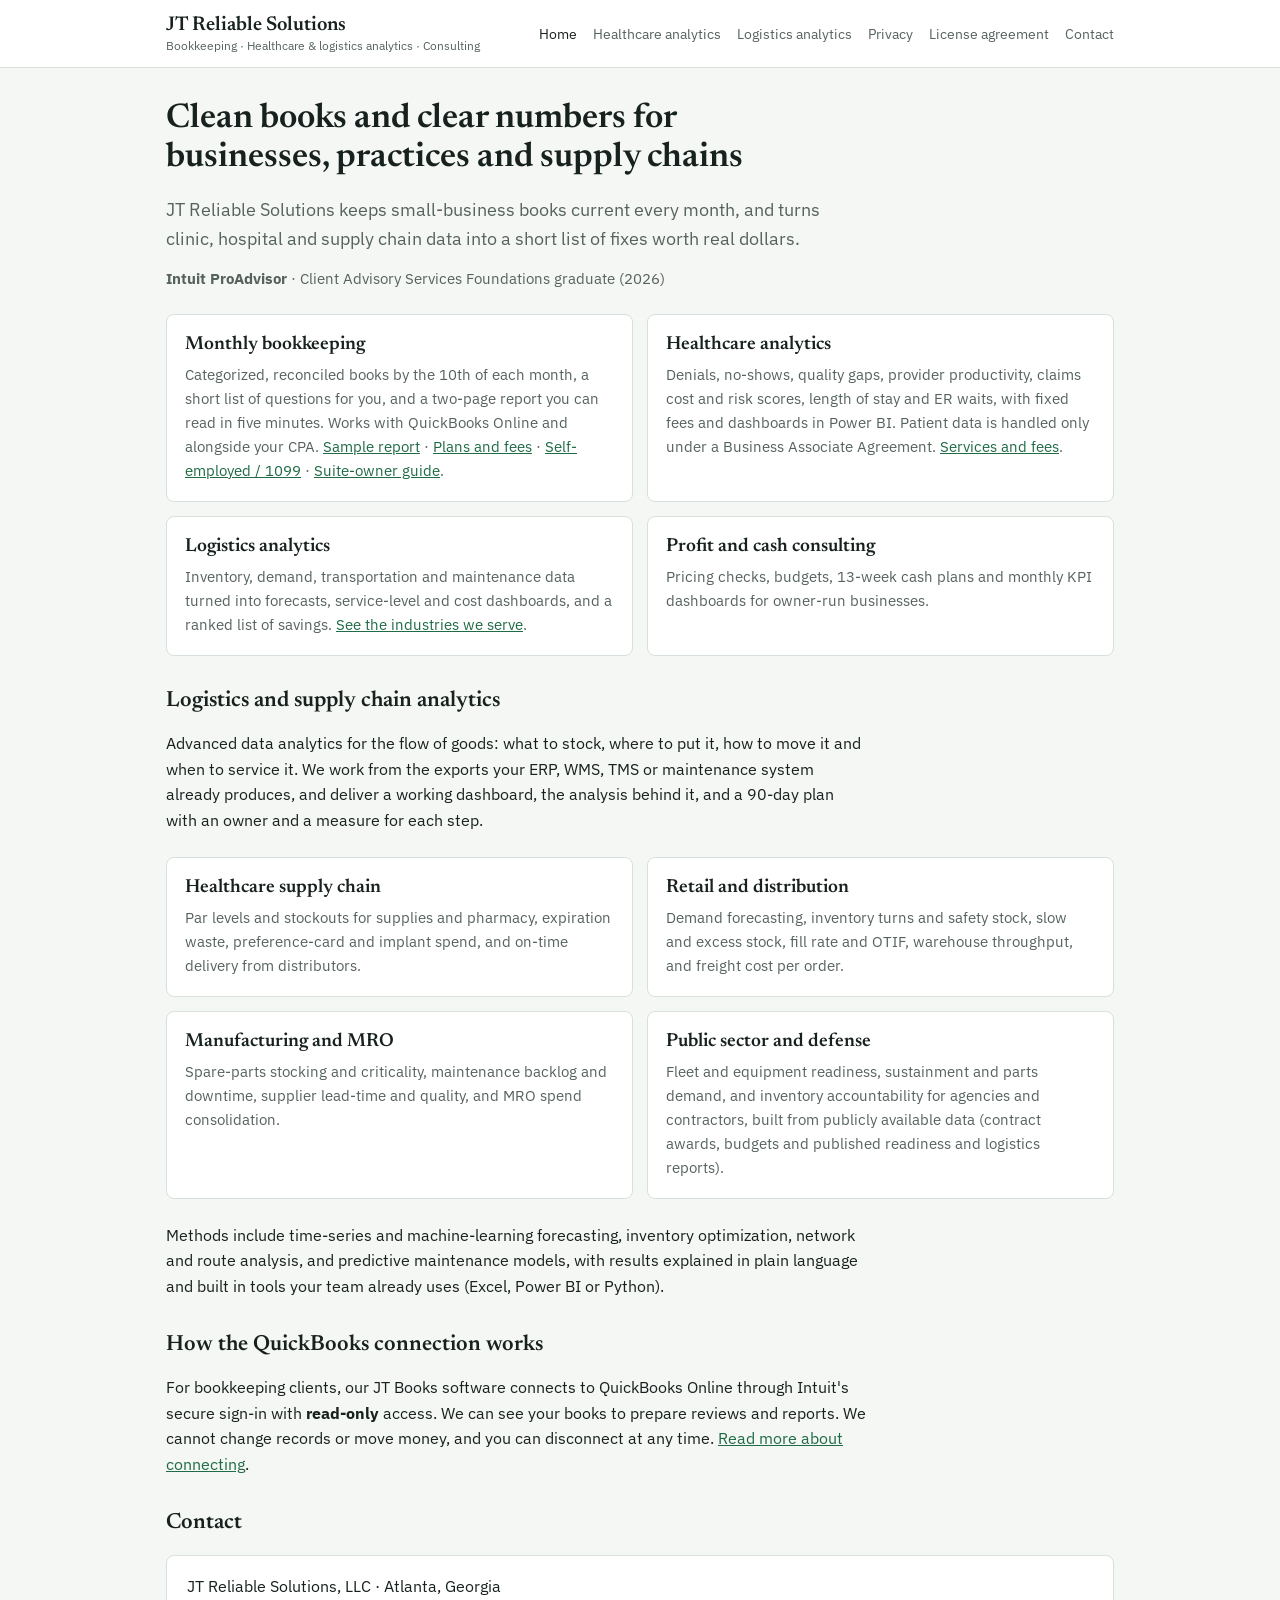
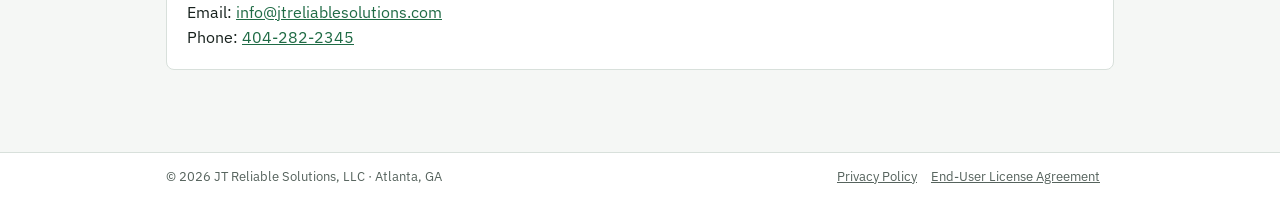
<file: index.html>
<!doctype html>
<html lang="en">
<head>
<meta charset="utf-8">
<meta name="viewport" content="width=device-width, initial-scale=1">
<title>JT Reliable Solutions | Bookkeeping, Healthcare and Logistics Analytics, Atlanta</title>
<meta name="description" content="Monthly bookkeeping for small businesses, healthcare analytics for clinics and hospitals, logistics and supply chain analytics, and profit and cash consulting. Atlanta, Georgia.">
<link rel="preconnect" href="https://fonts.googleapis.com">
<link rel="stylesheet" href="https://fonts.googleapis.com/css2?family=IBM+Plex+Sans:wght@400;600&family=Newsreader:opsz,wght@6..72,600&display=swap">
<link rel="stylesheet" href="style.css">
</head>
<body>
<header class="top"><div class="bar">
  <a class="brand" href="index.html">JT Reliable Solutions<small>Bookkeeping · Healthcare &amp; logistics analytics · Consulting</small></a>
  <nav><a href="index.html" aria-current="page">Home</a><a href="healthcare.html">Healthcare analytics</a><a href="#logistics">Logistics analytics</a><a href="privacy.html">Privacy</a><a href="eula.html">License agreement</a><a href="#contact">Contact</a></nav>
</div></header>

<main>
<h1>Clean books and clear numbers for businesses, practices and supply chains</h1>
<p class="lede">JT Reliable Solutions keeps small-business books current every month, and turns clinic, hospital and supply chain data into a short list of fixes worth real dollars.</p>
<p class="lede" style="font-size:0.95em;margin-top:-0.4em"><b>Intuit ProAdvisor</b> · Client Advisory Services Foundations graduate (2026)</p>

<div class="cards cards4">
  <div class="card"><h3>Monthly bookkeeping</h3><p>Categorized, reconciled books by the 10th of each month, a short list of questions for you, and a two-page report you can read in five minutes. Works with QuickBooks Online and alongside your CPA. <a href="samples/SAMPLE_Monthly_Bookkeeping_Report.pdf">Sample report</a> · <a href="samples/JT_Bookkeeping_Offer.pdf">Plans and fees</a> · <a href="samples/JT_Solo_Bookkeeping_Flyer.pdf">Self-employed / 1099</a> · <a href="samples/JT_Suite_Owner_Books_and_Taxes_Guide.pdf">Suite-owner guide</a>.</p></div>
  <div class="card"><h3>Healthcare analytics</h3><p>Denials, no-shows, quality gaps, provider productivity, claims cost and risk scores, length of stay and ER waits, with fixed fees and dashboards in Power BI. Patient data is handled only under a Business Associate Agreement. <a href="healthcare.html">Services and fees</a>.</p></div>
  <div class="card"><h3>Logistics analytics</h3><p>Inventory, demand, transportation and maintenance data turned into forecasts, service-level and cost dashboards, and a ranked list of savings. <a href="#logistics">See the industries we serve</a>.</p></div>
  <div class="card"><h3>Profit and cash consulting</h3><p>Pricing checks, budgets, 13-week cash plans and monthly KPI dashboards for owner-run businesses.</p></div>
</div>

<h2 id="logistics">Logistics and supply chain analytics</h2>
<p>Advanced data analytics for the flow of goods: what to stock, where to put it, how to move it and when to service it. We work from the exports your ERP, WMS, TMS or maintenance system already produces, and deliver a working dashboard, the analysis behind it, and a 90-day plan with an owner and a measure for each step.</p>
<div class="cards cards4">
  <div class="card"><h3>Healthcare supply chain</h3><p>Par levels and stockouts for supplies and pharmacy, expiration waste, preference-card and implant spend, and on-time delivery from distributors.</p></div>
  <div class="card"><h3>Retail and distribution</h3><p>Demand forecasting, inventory turns and safety stock, slow and excess stock, fill rate and OTIF, warehouse throughput, and freight cost per order.</p></div>
  <div class="card"><h3>Manufacturing and MRO</h3><p>Spare-parts stocking and criticality, maintenance backlog and downtime, supplier lead-time and quality, and MRO spend consolidation.</p></div>
  <div class="card"><h3>Public sector and defense</h3><p>Fleet and equipment readiness, sustainment and parts demand, and inventory accountability for agencies and contractors, built from publicly available data (contract awards, budgets and published readiness and logistics reports).</p></div>
</div>
<p>Methods include time-series and machine-learning forecasting, inventory optimization, network and route analysis, and predictive maintenance models, with results explained in plain language and built in tools your team already uses (Excel, Power BI or Python).</p>

<h2>How the QuickBooks connection works</h2>
<p>For bookkeeping clients, our JT Books software connects to QuickBooks Online through Intuit's secure sign-in with <b>read-only</b> access. We can see your books to prepare reviews and reports. We cannot change records or move money, and you can disconnect at any time. <a href="connect.html">Read more about connecting</a>.</p>

<h2 id="contact">Contact</h2>
<div class="box">
  <p style="margin:0">JT Reliable Solutions, LLC · Atlanta, Georgia<br>
  Email: <a href="mailto:info@jtreliablesolutions.com">info@jtreliablesolutions.com</a><br>
  Phone: <a href="tel:+14042822345">404-282-2345</a></p>
</div>
</main>

<footer><div class="bar"><span>© 2026 JT Reliable Solutions, LLC · Atlanta, GA</span><span><a href="privacy.html">Privacy Policy</a><a href="eula.html">End-User License Agreement</a></span></div></footer>
</body>
</html>
</file>
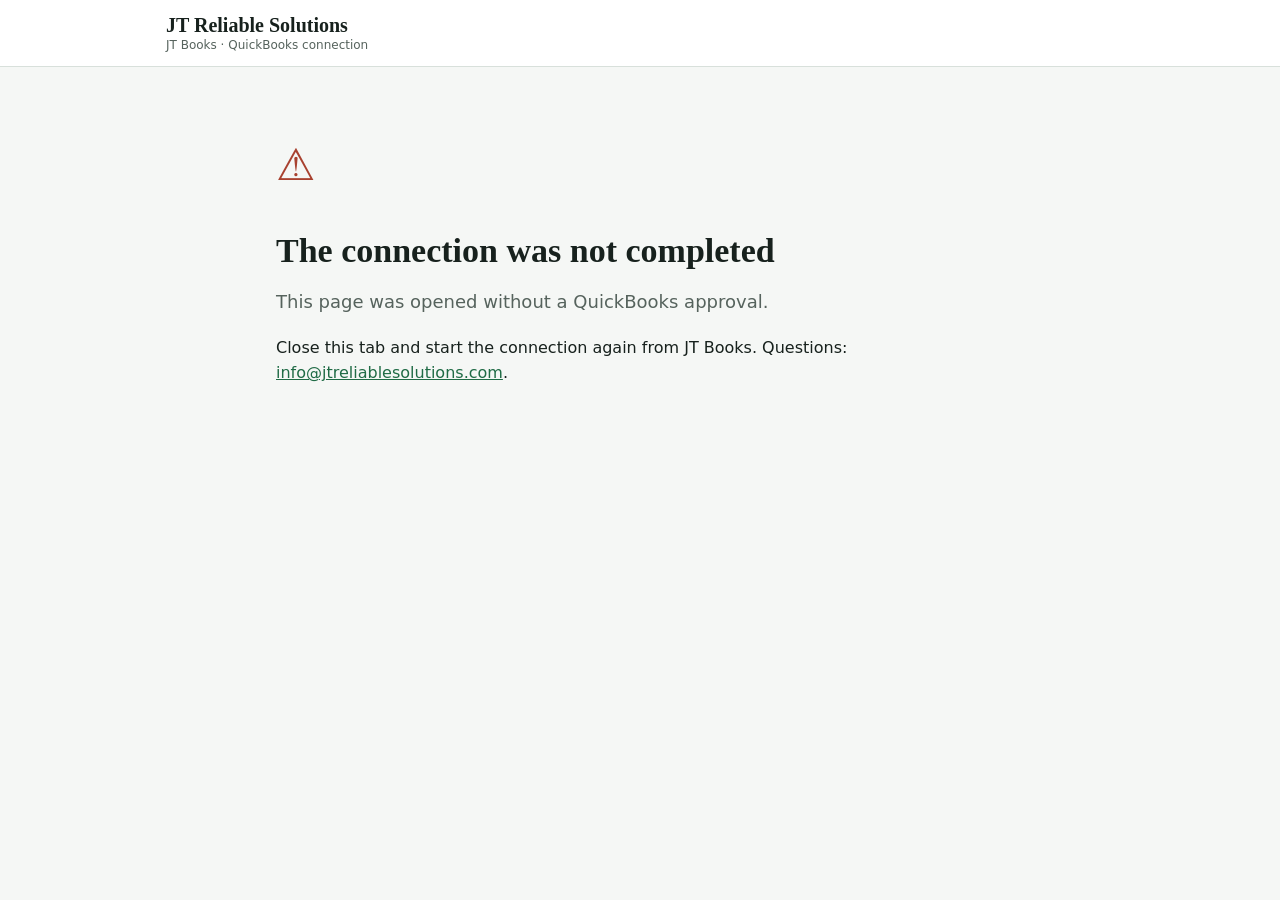
<file: callback.html>
<!doctype html>
<html lang="en">
<head>
<meta charset="utf-8">
<meta name="viewport" content="width=device-width, initial-scale=1">
<meta name="robots" content="noindex">
<meta name="referrer" content="no-referrer">
<title>Finish connecting | JT Books</title>
<link rel="stylesheet" href="style.css">
</head>
<body>
<header class="top"><div class="bar">
  <a class="brand" href="index.html">JT Reliable Solutions<small>JT Books · QuickBooks connection</small></a>
</div></header>

<main class="doc">
<div id="ok" hidden>
  <p class="status ok" aria-hidden="true">&#10004;</p>
  <h1>Almost done</h1>
  <p class="lede">QuickBooks approved the connection. One last step for the person running JT Books:</p>
  <ol>
    <li>Click <b>Copy</b>.</li>
    <li>Go back to the JT Books window and paste into the box it shows, then press OK.</li>
  </ol>
  <textarea id="u" readonly aria-label="Connection link to paste into JT Books"></textarea>
  <p><button class="btn" id="copy" type="button">Copy</button> <span id="copied" class="meta"></span></p>
  <p class="meta">This link works once and expires in a few minutes. It is useless without JT's private app keys, and this page does not send it anywhere.</p>
</div>
<div id="bad" hidden>
  <p class="status err" aria-hidden="true">&#9888;</p>
  <h1>The connection was not completed</h1>
  <p class="lede" id="why"></p>
  <p>Close this tab and start the connection again from JT Books. Questions: <a href="mailto:info@jtreliablesolutions.com">info@jtreliablesolutions.com</a>.</p>
</div>
</main>
<script>
(function(){
  var q = new URLSearchParams(location.search);
  if (q.get("code") && q.get("state")) {
    document.getElementById("ok").hidden = false;
    var t = document.getElementById("u"); t.value = location.href;
    document.getElementById("copy").onclick = function(){
      t.select();
      var done = function(){ document.getElementById("copied").textContent = "Copied. Now paste it into JT Books."; };
      if (navigator.clipboard) navigator.clipboard.writeText(t.value).then(done, function(){ document.execCommand("copy"); done(); });
      else { document.execCommand("copy"); done(); }
    };
  } else {
    document.getElementById("bad").hidden = false;
    var e = q.get("error");
    document.getElementById("why").textContent = e === "access_denied" ? "The connection was cancelled on the QuickBooks page." : (e ? "QuickBooks returned: " + e : "This page was opened without a QuickBooks approval.");
  }
})();
</script>
</body>
</html>
</file>
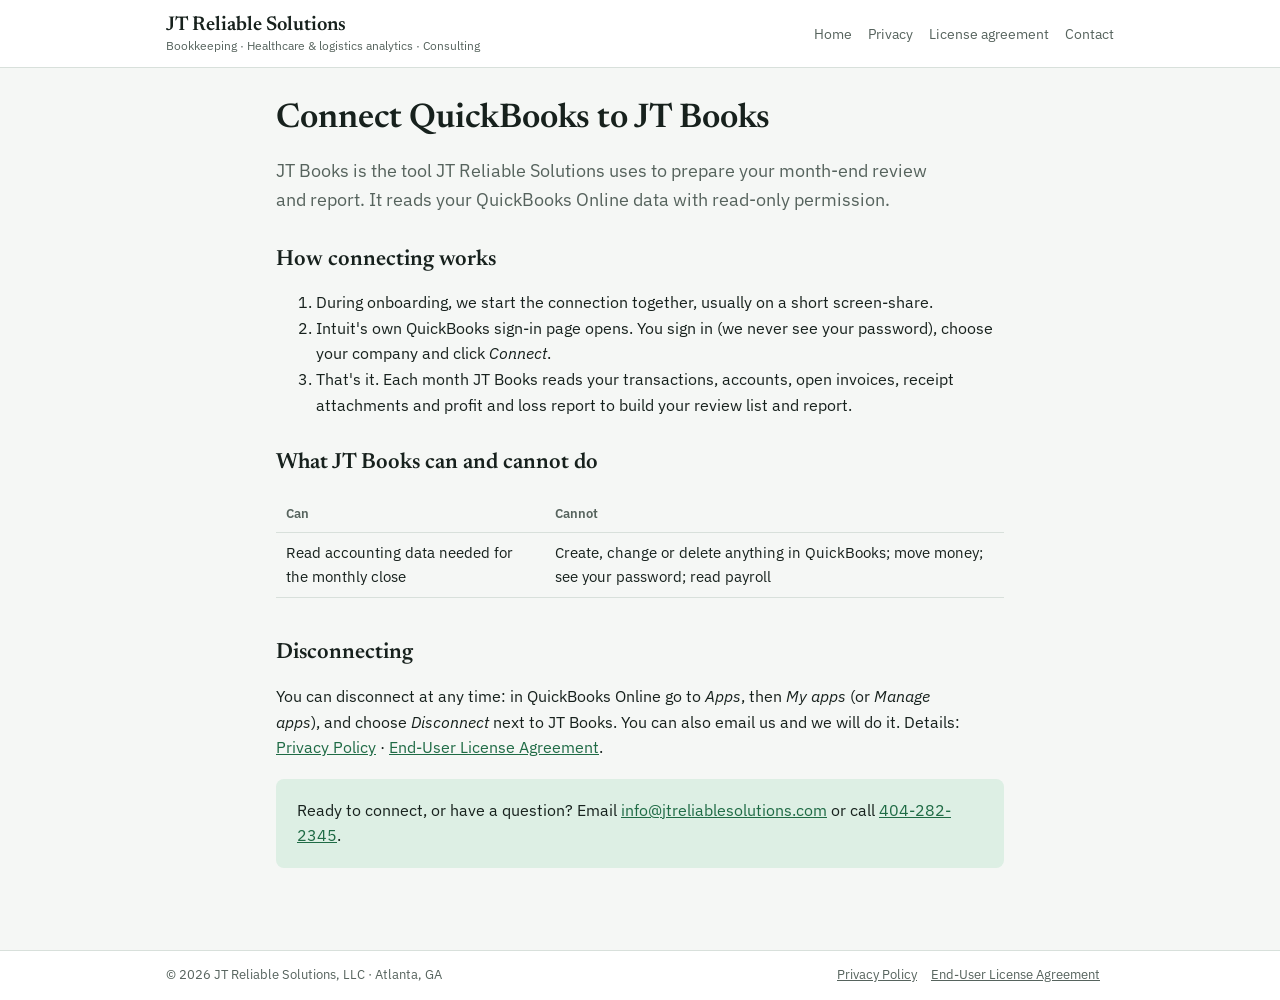
<file: connect.html>
<!doctype html>
<html lang="en">
<head>
<meta charset="utf-8">
<meta name="viewport" content="width=device-width, initial-scale=1">
<title>Connect QuickBooks | JT Books</title>
<meta name="description" content="How the JT Books read-only connection to QuickBooks Online works.">
<link rel="preconnect" href="https://fonts.googleapis.com">
<link rel="stylesheet" href="https://fonts.googleapis.com/css2?family=IBM+Plex+Sans:wght@400;600&family=Newsreader:opsz,wght@6..72,600&display=swap">
<link rel="stylesheet" href="style.css">
</head>
<body>
<header class="top"><div class="bar">
  <a class="brand" href="index.html">JT Reliable Solutions<small>Bookkeeping · Healthcare &amp; logistics analytics · Consulting</small></a>
  <nav><a href="index.html">Home</a><a href="privacy.html">Privacy</a><a href="eula.html">License agreement</a><a href="index.html#contact">Contact</a></nav>
</div></header>

<main class="doc">
<h1>Connect QuickBooks to JT Books</h1>
<p class="lede">JT Books is the tool JT Reliable Solutions uses to prepare your month-end review and report. It reads your QuickBooks Online data with read-only permission.</p>

<h2>How connecting works</h2>
<ol>
  <li>During onboarding, we start the connection together, usually on a short screen-share.</li>
  <li>Intuit's own QuickBooks sign-in page opens. You sign in (we never see your password), choose your company and click <i>Connect</i>.</li>
  <li>That's it. Each month JT Books reads your transactions, accounts, open invoices, receipt attachments and profit and loss report to build your review list and report.</li>
</ol>

<h2>What JT Books can and cannot do</h2>
<div class="tablewrap"><table>
  <thead><tr><th>Can</th><th>Cannot</th></tr></thead>
  <tbody><tr>
    <td>Read accounting data needed for the monthly close</td>
    <td>Create, change or delete anything in QuickBooks; move money; see your password; read payroll</td>
  </tr></tbody>
</table></div>

<h2>Disconnecting</h2>
<p>You can disconnect at any time: in QuickBooks Online go to <i>Apps</i>, then <i>My apps</i> (or <i>Manage apps</i>), and choose <i>Disconnect</i> next to JT Books. You can also email us and we will do it. Details: <a href="privacy.html">Privacy Policy</a> · <a href="eula.html">End-User License Agreement</a>.</p>

<div class="box note">Ready to connect, or have a question? Email <a href="mailto:info@jtreliablesolutions.com">info@jtreliablesolutions.com</a> or call <a href="tel:+14042822345">404-282-2345</a>.</div>
</main>

<footer><div class="bar"><span>© 2026 JT Reliable Solutions, LLC · Atlanta, GA</span><span><a href="privacy.html">Privacy Policy</a><a href="eula.html">End-User License Agreement</a></span></div></footer>
</body>
</html>
</file>
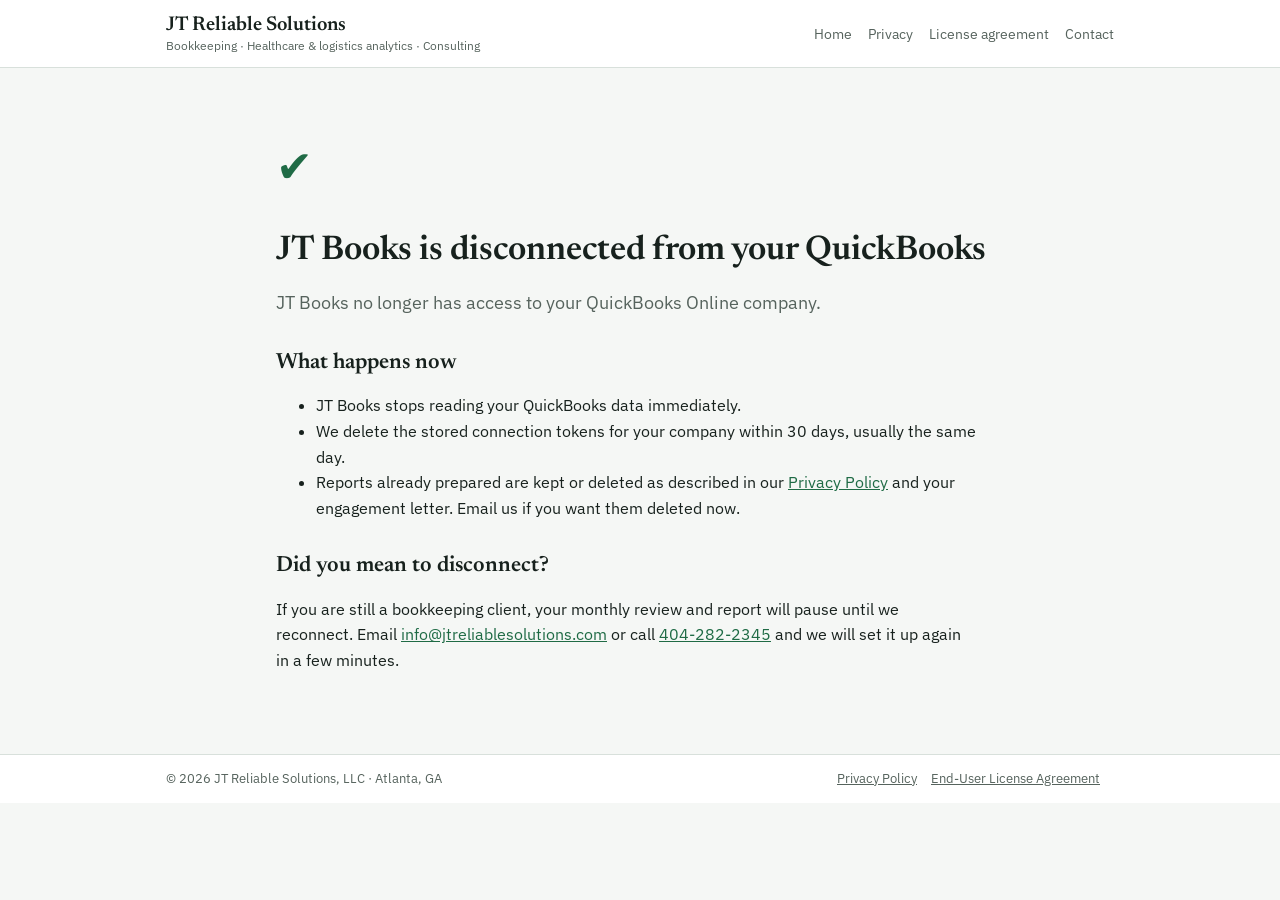
<file: disconnect.html>
<!doctype html>
<html lang="en">
<head>
<meta charset="utf-8">
<meta name="viewport" content="width=device-width, initial-scale=1">
<title>QuickBooks disconnected | JT Books</title>
<meta name="description" content="Your QuickBooks Online company has been disconnected from JT Books.">
<link rel="preconnect" href="https://fonts.googleapis.com">
<link rel="stylesheet" href="https://fonts.googleapis.com/css2?family=IBM+Plex+Sans:wght@400;600&family=Newsreader:opsz,wght@6..72,600&display=swap">
<link rel="stylesheet" href="style.css">
</head>
<body>
<header class="top"><div class="bar">
  <a class="brand" href="index.html">JT Reliable Solutions<small>Bookkeeping · Healthcare &amp; logistics analytics · Consulting</small></a>
  <nav><a href="index.html">Home</a><a href="privacy.html">Privacy</a><a href="eula.html">License agreement</a><a href="index.html#contact">Contact</a></nav>
</div></header>

<main class="doc">
<p class="status ok" aria-hidden="true">&#10004;</p>
<h1>JT Books is disconnected from your QuickBooks</h1>
<p class="lede">JT Books no longer has access to your QuickBooks Online company.</p>

<h2>What happens now</h2>
<ul>
  <li>JT Books stops reading your QuickBooks data immediately.</li>
  <li>We delete the stored connection tokens for your company within 30 days, usually the same day.</li>
  <li>Reports already prepared are kept or deleted as described in our <a href="privacy.html">Privacy Policy</a> and your engagement letter. Email us if you want them deleted now.</li>
</ul>

<h2>Did you mean to disconnect?</h2>
<p>If you are still a bookkeeping client, your monthly review and report will pause until we reconnect. Email <a href="mailto:info@jtreliablesolutions.com">info@jtreliablesolutions.com</a> or call <a href="tel:+14042822345">404-282-2345</a> and we will set it up again in a few minutes.</p>
</main>

<footer><div class="bar"><span>© 2026 JT Reliable Solutions, LLC · Atlanta, GA</span><span><a href="privacy.html">Privacy Policy</a><a href="eula.html">End-User License Agreement</a></span></div></footer>
</body>
</html>
</file>
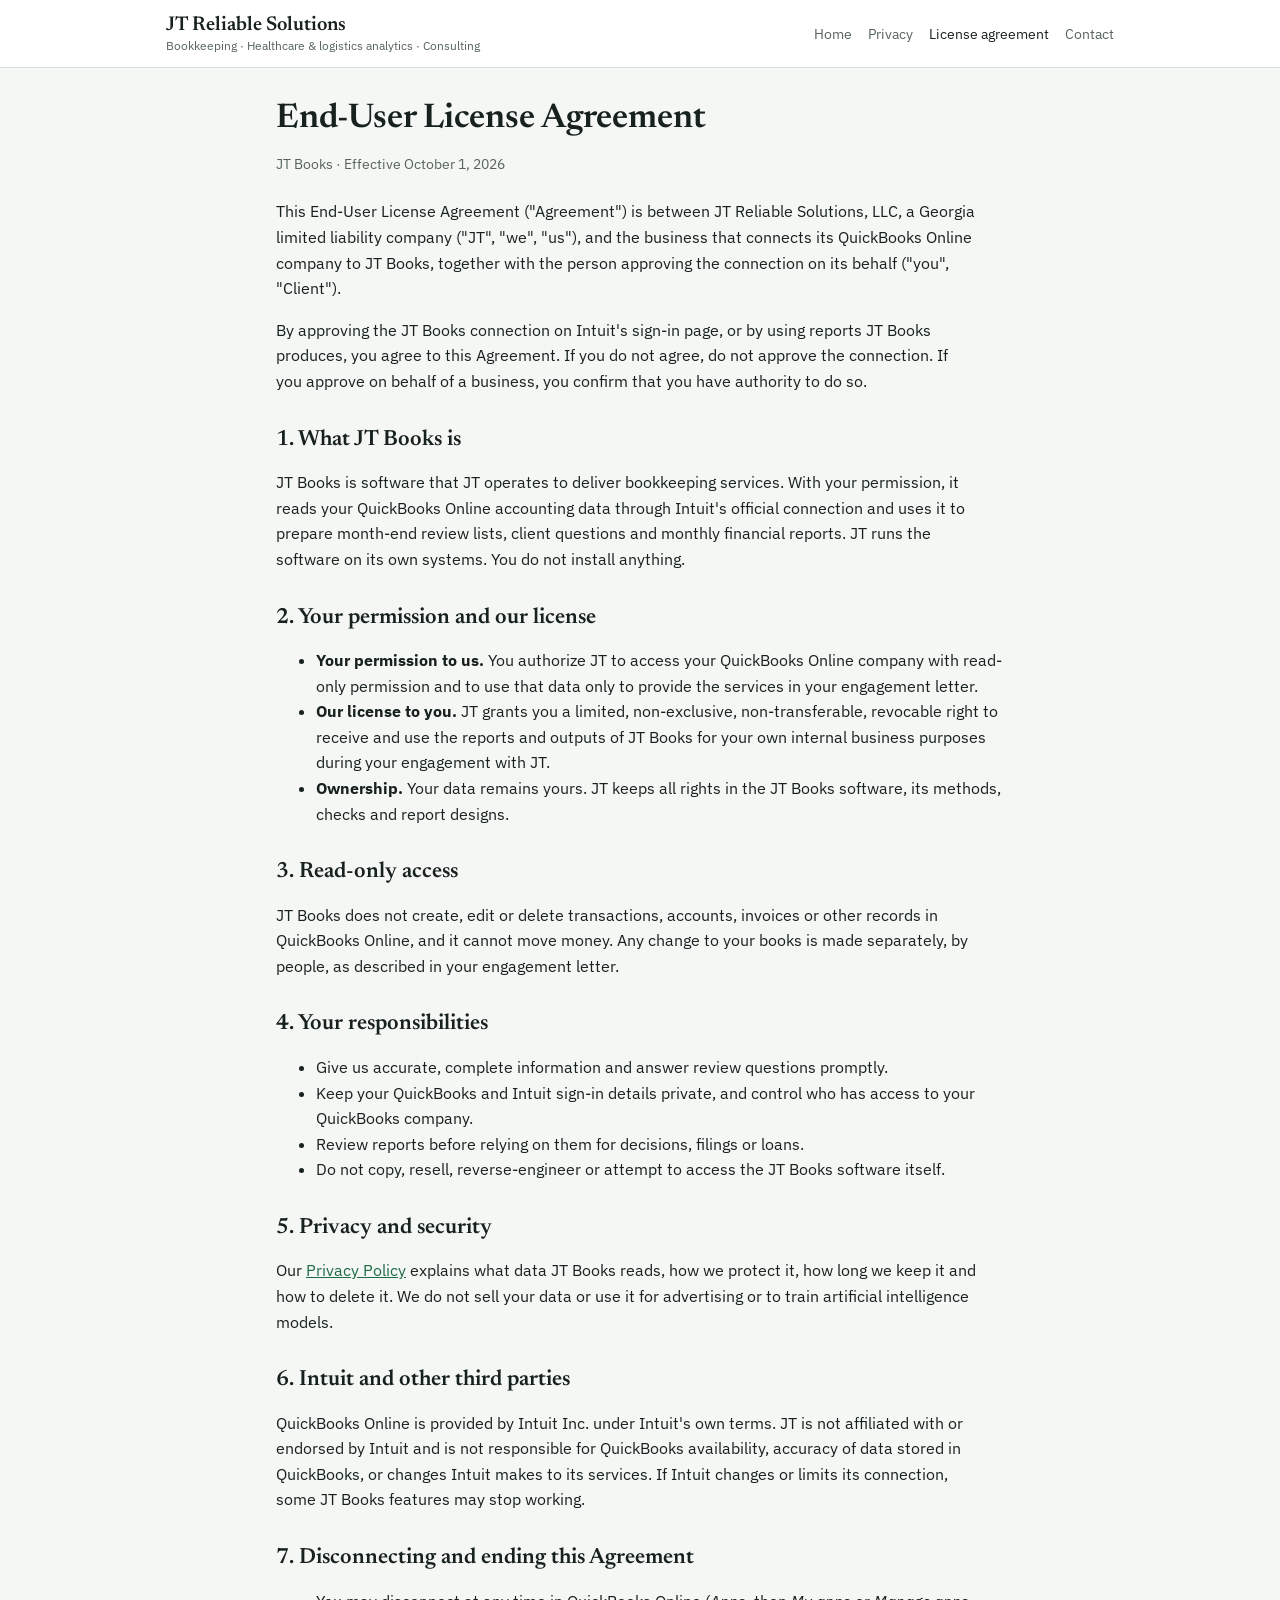
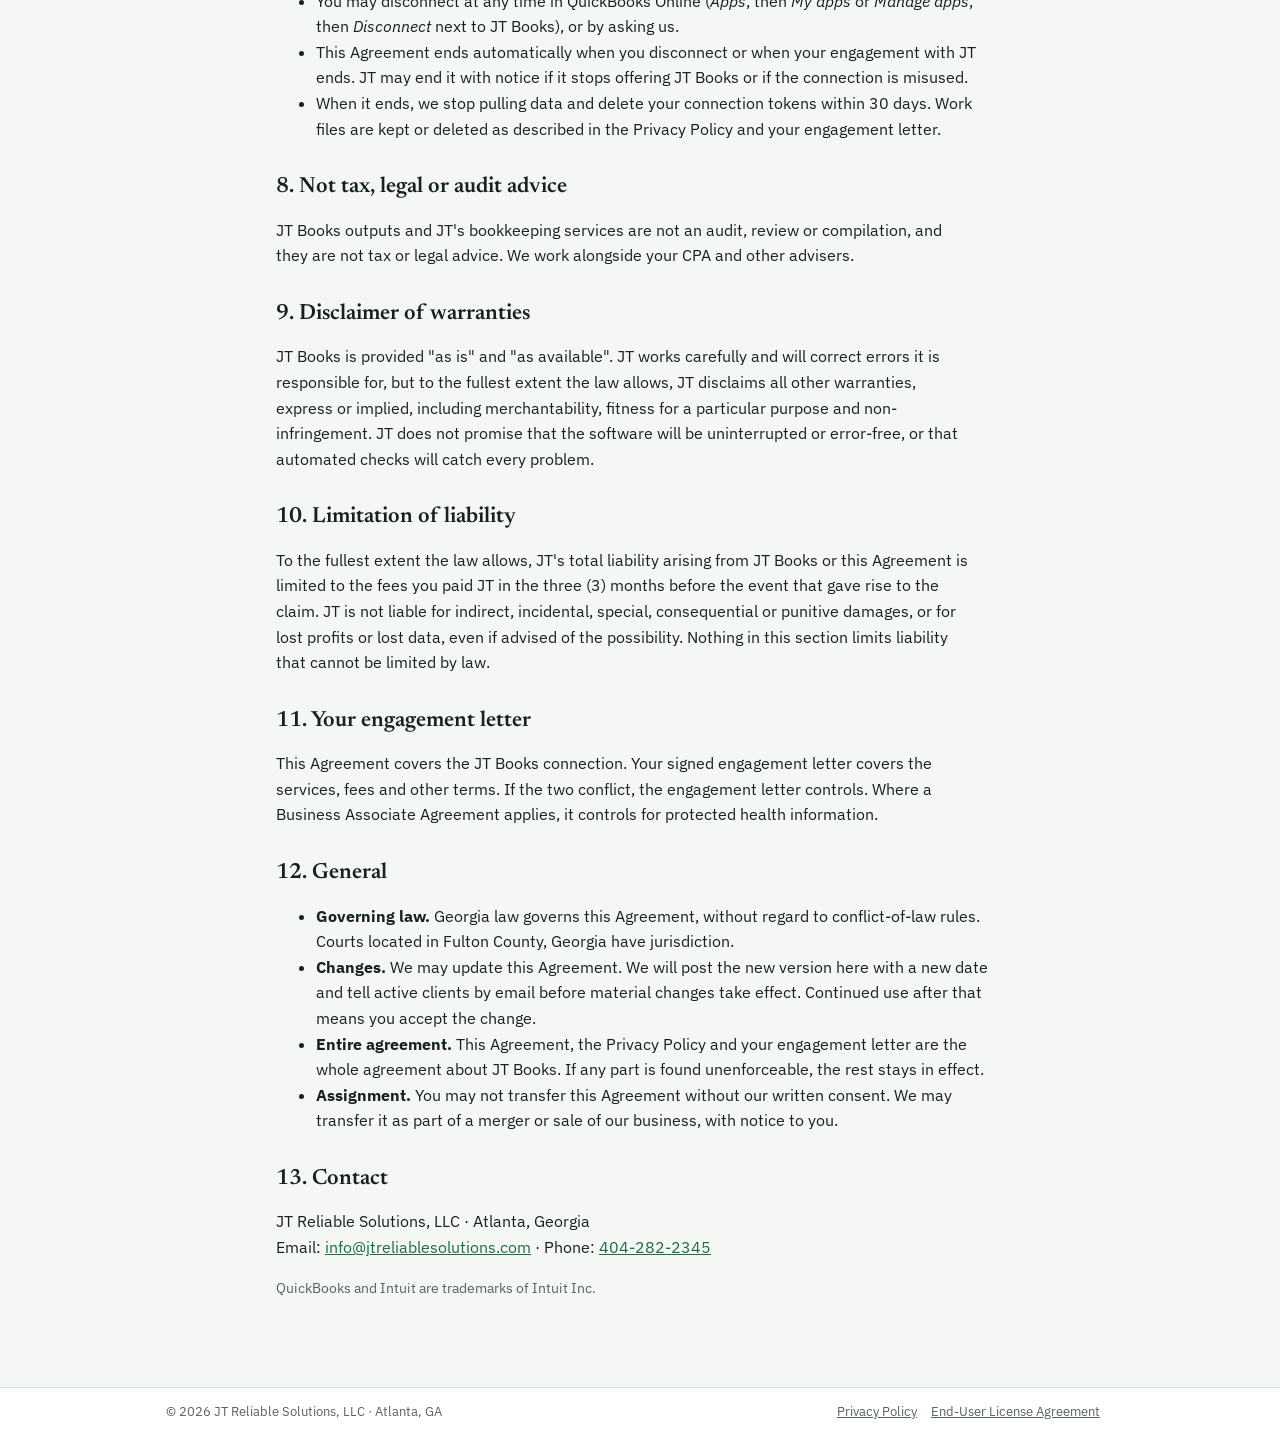
<file: eula.html>
<!doctype html>
<html lang="en">
<head>
<meta charset="utf-8">
<meta name="viewport" content="width=device-width, initial-scale=1">
<title>End-User License Agreement | JT Reliable Solutions</title>
<meta name="description" content="End-User License Agreement for JT Books, the read-only QuickBooks Online connection used by JT Reliable Solutions, LLC.">
<link rel="preconnect" href="https://fonts.googleapis.com">
<link rel="stylesheet" href="https://fonts.googleapis.com/css2?family=IBM+Plex+Sans:wght@400;600&family=Newsreader:opsz,wght@6..72,600&display=swap">
<link rel="stylesheet" href="style.css">
</head>
<body>
<header class="top"><div class="bar">
  <a class="brand" href="index.html">JT Reliable Solutions<small>Bookkeeping · Healthcare &amp; logistics analytics · Consulting</small></a>
  <nav><a href="index.html">Home</a><a href="privacy.html">Privacy</a><a href="eula.html" aria-current="page">License agreement</a><a href="index.html#contact">Contact</a></nav>
</div></header>

<main class="doc">
<h1>End-User License Agreement</h1>
<p class="meta">JT Books · Effective October 1, 2026</p>

<p>This End-User License Agreement ("Agreement") is between JT Reliable Solutions, LLC, a Georgia limited liability company ("JT", "we", "us"), and the business that connects its QuickBooks Online company to JT Books, together with the person approving the connection on its behalf ("you", "Client").</p>
<p>By approving the JT Books connection on Intuit's sign-in page, or by using reports JT Books produces, you agree to this Agreement. If you do not agree, do not approve the connection. If you approve on behalf of a business, you confirm that you have authority to do so.</p>

<h2>1. What JT Books is</h2>
<p>JT Books is software that JT operates to deliver bookkeeping services. With your permission, it reads your QuickBooks Online accounting data through Intuit's official connection and uses it to prepare month-end review lists, client questions and monthly financial reports. JT runs the software on its own systems. You do not install anything.</p>

<h2>2. Your permission and our license</h2>
<ul>
  <li><b>Your permission to us.</b> You authorize JT to access your QuickBooks Online company with read-only permission and to use that data only to provide the services in your engagement letter.</li>
  <li><b>Our license to you.</b> JT grants you a limited, non-exclusive, non-transferable, revocable right to receive and use the reports and outputs of JT Books for your own internal business purposes during your engagement with JT.</li>
  <li><b>Ownership.</b> Your data remains yours. JT keeps all rights in the JT Books software, its methods, checks and report designs.</li>
</ul>

<h2>3. Read-only access</h2>
<p>JT Books does not create, edit or delete transactions, accounts, invoices or other records in QuickBooks Online, and it cannot move money. Any change to your books is made separately, by people, as described in your engagement letter.</p>

<h2>4. Your responsibilities</h2>
<ul>
  <li>Give us accurate, complete information and answer review questions promptly.</li>
  <li>Keep your QuickBooks and Intuit sign-in details private, and control who has access to your QuickBooks company.</li>
  <li>Review reports before relying on them for decisions, filings or loans.</li>
  <li>Do not copy, resell, reverse-engineer or attempt to access the JT Books software itself.</li>
</ul>

<h2>5. Privacy and security</h2>
<p>Our <a href="privacy.html">Privacy Policy</a> explains what data JT Books reads, how we protect it, how long we keep it and how to delete it. We do not sell your data or use it for advertising or to train artificial intelligence models.</p>

<h2>6. Intuit and other third parties</h2>
<p>QuickBooks Online is provided by Intuit Inc. under Intuit's own terms. JT is not affiliated with or endorsed by Intuit and is not responsible for QuickBooks availability, accuracy of data stored in QuickBooks, or changes Intuit makes to its services. If Intuit changes or limits its connection, some JT Books features may stop working.</p>

<h2>7. Disconnecting and ending this Agreement</h2>
<ul>
  <li>You may disconnect at any time in QuickBooks Online (<i>Apps</i>, then <i>My apps</i> or <i>Manage apps</i>, then <i>Disconnect</i> next to JT Books), or by asking us.</li>
  <li>This Agreement ends automatically when you disconnect or when your engagement with JT ends. JT may end it with notice if it stops offering JT Books or if the connection is misused.</li>
  <li>When it ends, we stop pulling data and delete your connection tokens within 30 days. Work files are kept or deleted as described in the Privacy Policy and your engagement letter.</li>
</ul>

<h2>8. Not tax, legal or audit advice</h2>
<p>JT Books outputs and JT's bookkeeping services are not an audit, review or compilation, and they are not tax or legal advice. We work alongside your CPA and other advisers.</p>

<h2>9. Disclaimer of warranties</h2>
<p>JT Books is provided "as is" and "as available". JT works carefully and will correct errors it is responsible for, but to the fullest extent the law allows, JT disclaims all other warranties, express or implied, including merchantability, fitness for a particular purpose and non-infringement. JT does not promise that the software will be uninterrupted or error-free, or that automated checks will catch every problem.</p>

<h2>10. Limitation of liability</h2>
<p>To the fullest extent the law allows, JT's total liability arising from JT Books or this Agreement is limited to the fees you paid JT in the three (3) months before the event that gave rise to the claim. JT is not liable for indirect, incidental, special, consequential or punitive damages, or for lost profits or lost data, even if advised of the possibility. Nothing in this section limits liability that cannot be limited by law.</p>

<h2>11. Your engagement letter</h2>
<p>This Agreement covers the JT Books connection. Your signed engagement letter covers the services, fees and other terms. If the two conflict, the engagement letter controls. Where a Business Associate Agreement applies, it controls for protected health information.</p>

<h2>12. General</h2>
<ul>
  <li><b>Governing law.</b> Georgia law governs this Agreement, without regard to conflict-of-law rules. Courts located in Fulton County, Georgia have jurisdiction.</li>
  <li><b>Changes.</b> We may update this Agreement. We will post the new version here with a new date and tell active clients by email before material changes take effect. Continued use after that means you accept the change.</li>
  <li><b>Entire agreement.</b> This Agreement, the Privacy Policy and your engagement letter are the whole agreement about JT Books. If any part is found unenforceable, the rest stays in effect.</li>
  <li><b>Assignment.</b> You may not transfer this Agreement without our written consent. We may transfer it as part of a merger or sale of our business, with notice to you.</li>
</ul>

<h2>13. Contact</h2>
<p>JT Reliable Solutions, LLC · Atlanta, Georgia<br>
Email: <a href="mailto:info@jtreliablesolutions.com">info@jtreliablesolutions.com</a> · Phone: <a href="tel:+14042822345">404-282-2345</a></p>

<p class="meta">QuickBooks and Intuit are trademarks of Intuit Inc.</p>
</main>

<footer><div class="bar"><span>© 2026 JT Reliable Solutions, LLC · Atlanta, GA</span><span><a href="privacy.html">Privacy Policy</a><a href="eula.html">End-User License Agreement</a></span></div></footer>
</body>
</html>
</file>
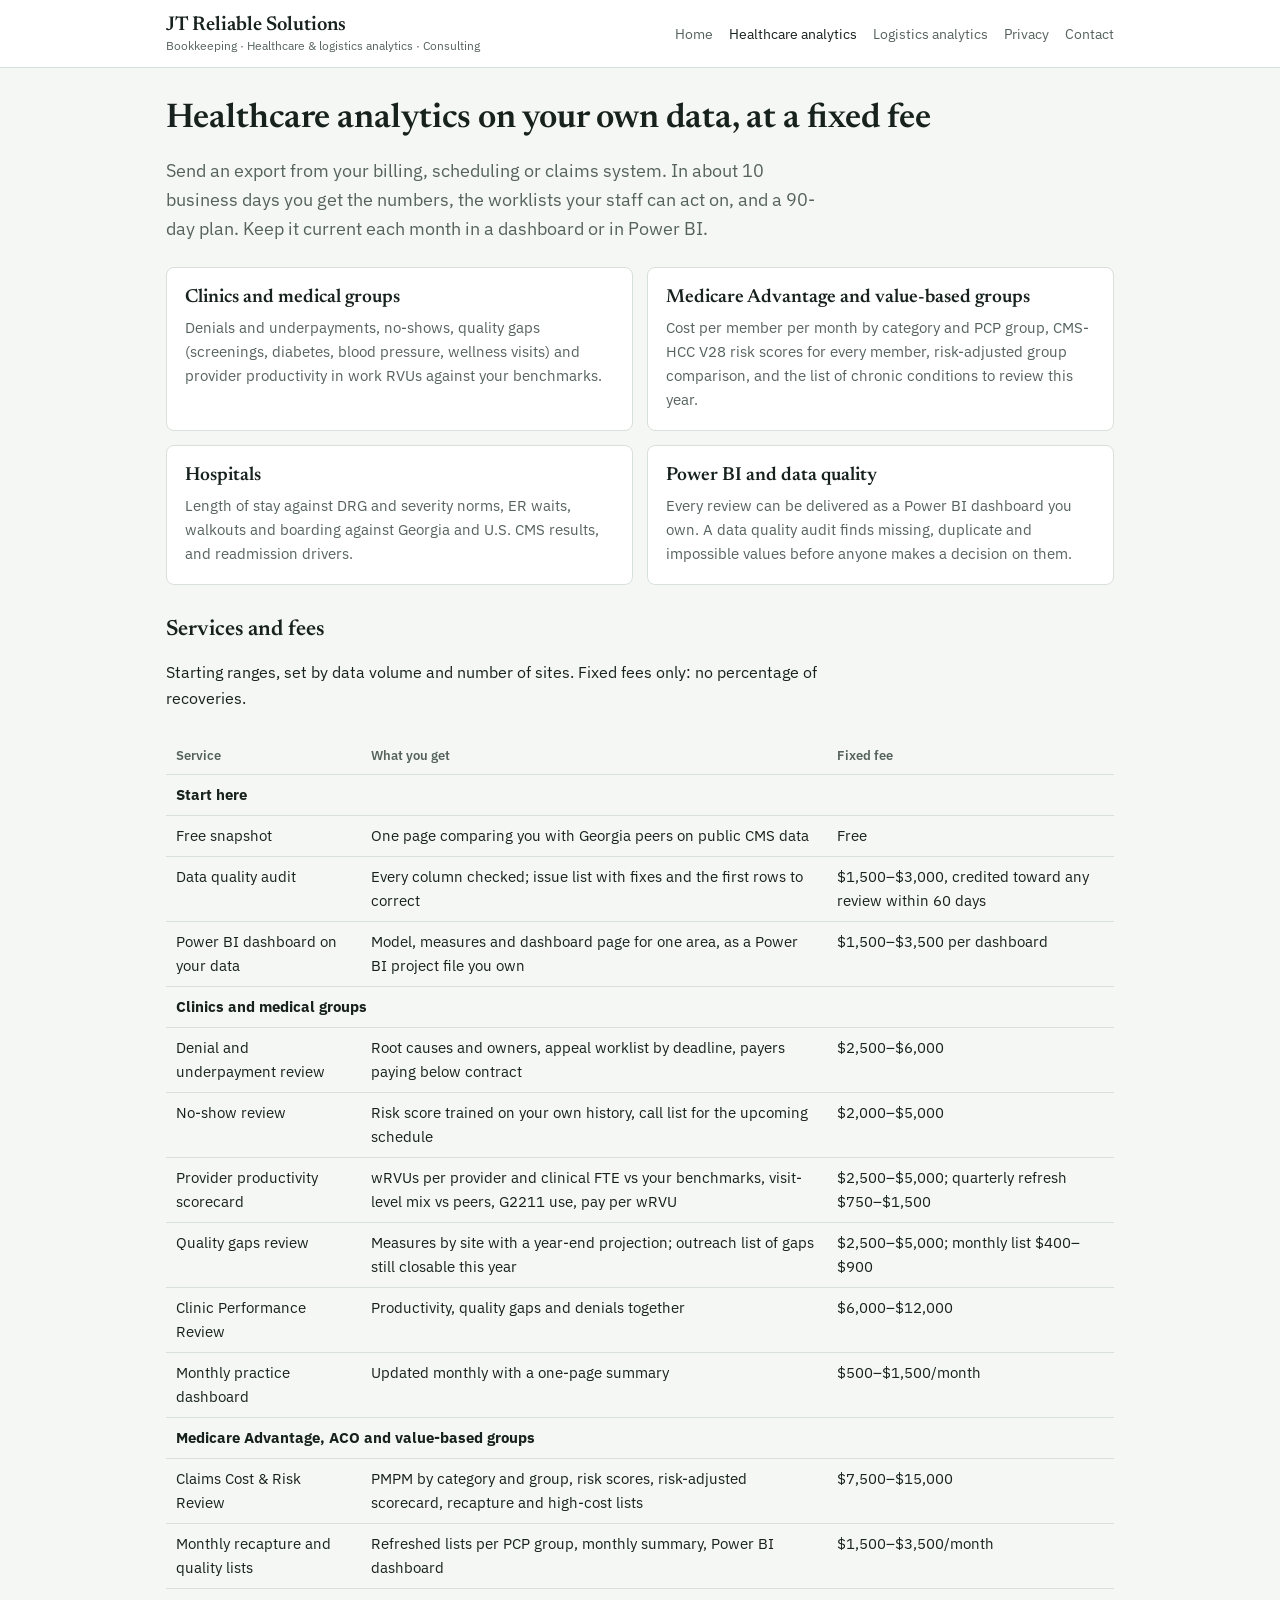
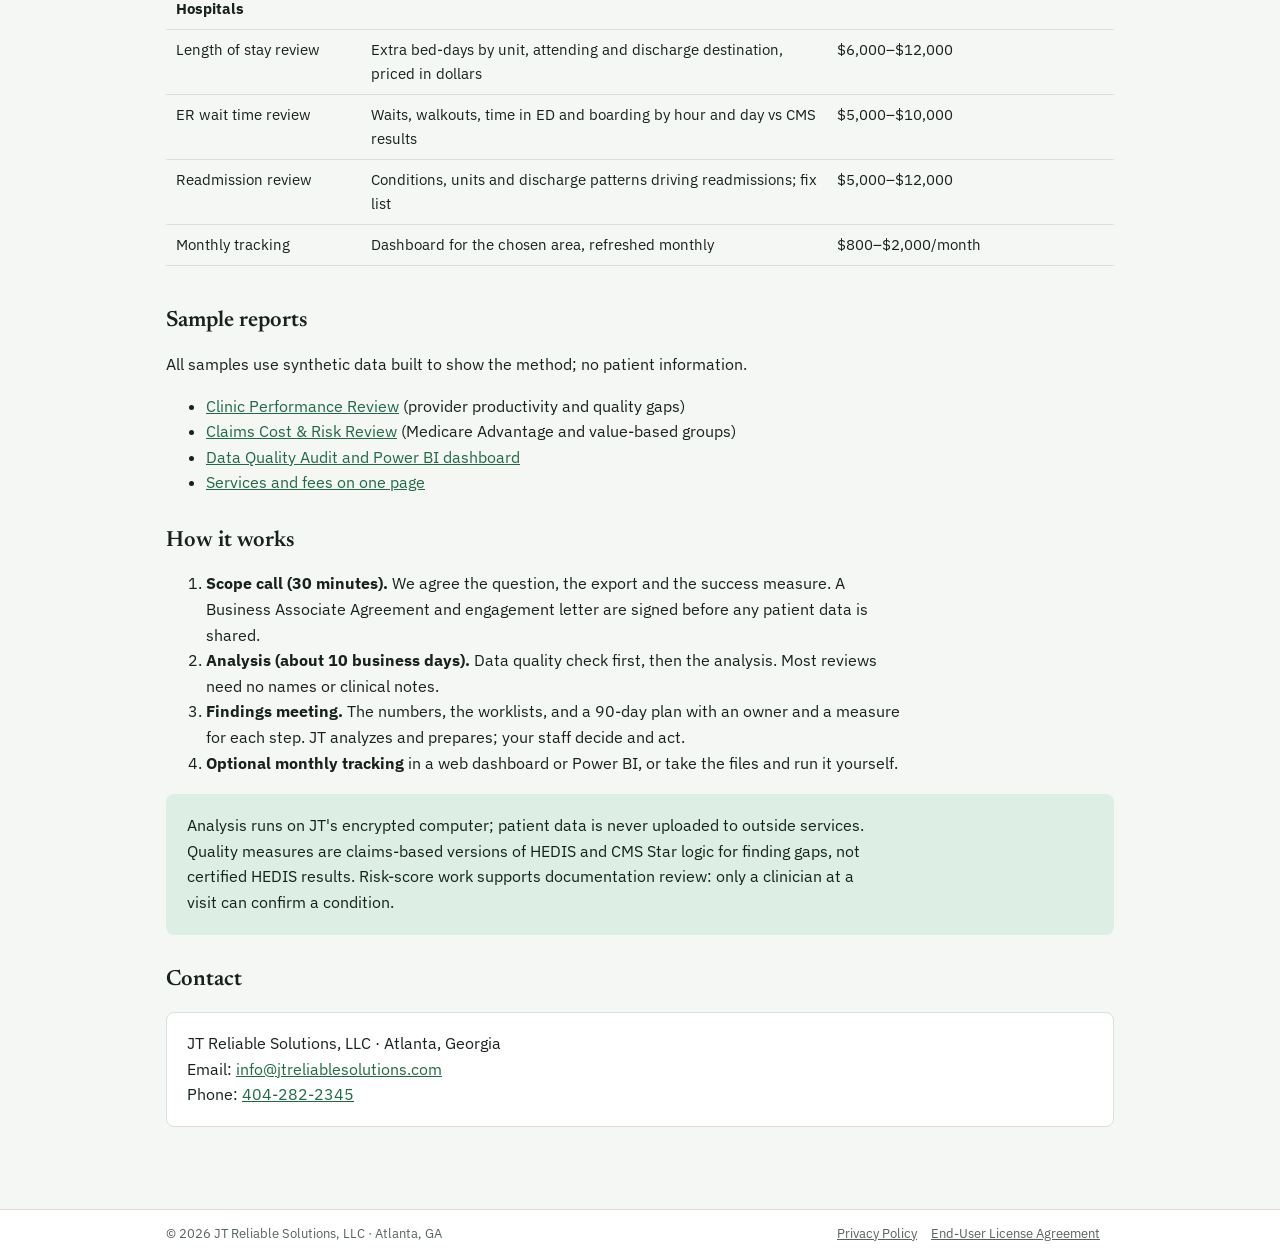
<file: healthcare.html>
<!doctype html>
<html lang="en">
<head>
<meta charset="utf-8">
<meta name="viewport" content="width=device-width, initial-scale=1">
<title>Healthcare Analytics | JT Reliable Solutions, Atlanta</title>
<meta name="description" content="Fixed-fee healthcare analytics for clinics, Medicare Advantage and value-based groups, and hospitals: denials, no-shows, quality gaps, provider productivity, claims cost and HCC risk, length of stay, ER waits, Power BI dashboards.">
<link rel="preconnect" href="https://fonts.googleapis.com">
<link rel="stylesheet" href="https://fonts.googleapis.com/css2?family=IBM+Plex+Sans:wght@400;600&family=Newsreader:opsz,wght@6..72,600&display=swap">
<link rel="stylesheet" href="style.css">
</head>
<body>
<header class="top"><div class="bar">
  <a class="brand" href="index.html">JT Reliable Solutions<small>Bookkeeping · Healthcare &amp; logistics analytics · Consulting</small></a>
  <nav><a href="index.html">Home</a><a href="healthcare.html" aria-current="page">Healthcare analytics</a><a href="index.html#logistics">Logistics analytics</a><a href="privacy.html">Privacy</a><a href="#contact">Contact</a></nav>
</div></header>

<main>
<h1>Healthcare analytics on your own data, at a fixed fee</h1>
<p class="lede">Send an export from your billing, scheduling or claims system. In about 10 business days you get the numbers, the worklists your staff can act on, and a 90-day plan. Keep it current each month in a dashboard or in Power BI.</p>

<div class="cards cards4">
  <div class="card"><h3>Clinics and medical groups</h3><p>Denials and underpayments, no-shows, quality gaps (screenings, diabetes, blood pressure, wellness visits) and provider productivity in work RVUs against your benchmarks.</p></div>
  <div class="card"><h3>Medicare Advantage and value-based groups</h3><p>Cost per member per month by category and PCP group, CMS-HCC V28 risk scores for every member, risk-adjusted group comparison, and the list of chronic conditions to review this year.</p></div>
  <div class="card"><h3>Hospitals</h3><p>Length of stay against DRG and severity norms, ER waits, walkouts and boarding against Georgia and U.S. CMS results, and readmission drivers.</p></div>
  <div class="card"><h3>Power BI and data quality</h3><p>Every review can be delivered as a Power BI dashboard you own. A data quality audit finds missing, duplicate and impossible values before anyone makes a decision on them.</p></div>
</div>

<h2>Services and fees</h2>
<p>Starting ranges, set by data volume and number of sites. Fixed fees only: no percentage of recoveries.</p>
<div class="tablewrap"><table>
<thead><tr><th>Service</th><th>What you get</th><th>Fixed fee</th></tr></thead>
<tbody>
<tr><td colspan="3"><b>Start here</b></td></tr>
<tr><td>Free snapshot</td><td>One page comparing you with Georgia peers on public CMS data</td><td>Free</td></tr>
<tr><td>Data quality audit</td><td>Every column checked; issue list with fixes and the first rows to correct</td><td>$1,500–$3,000, credited toward any review within 60 days</td></tr>
<tr><td>Power BI dashboard on your data</td><td>Model, measures and dashboard page for one area, as a Power BI project file you own</td><td>$1,500–$3,500 per dashboard</td></tr>
<tr><td colspan="3"><b>Clinics and medical groups</b></td></tr>
<tr><td>Denial and underpayment review</td><td>Root causes and owners, appeal worklist by deadline, payers paying below contract</td><td>$2,500–$6,000</td></tr>
<tr><td>No-show review</td><td>Risk score trained on your own history, call list for the upcoming schedule</td><td>$2,000–$5,000</td></tr>
<tr><td>Provider productivity scorecard</td><td>wRVUs per provider and clinical FTE vs your benchmarks, visit-level mix vs peers, G2211 use, pay per wRVU</td><td>$2,500–$5,000; quarterly refresh $750–$1,500</td></tr>
<tr><td>Quality gaps review</td><td>Measures by site with a year-end projection; outreach list of gaps still closable this year</td><td>$2,500–$5,000; monthly list $400–$900</td></tr>
<tr><td>Clinic Performance Review</td><td>Productivity, quality gaps and denials together</td><td>$6,000–$12,000</td></tr>
<tr><td>Monthly practice dashboard</td><td>Updated monthly with a one-page summary</td><td>$500–$1,500/month</td></tr>
<tr><td colspan="3"><b>Medicare Advantage, ACO and value-based groups</b></td></tr>
<tr><td>Claims Cost &amp; Risk Review</td><td>PMPM by category and group, risk scores, risk-adjusted scorecard, recapture and high-cost lists</td><td>$7,500–$15,000</td></tr>
<tr><td>Monthly recapture and quality lists</td><td>Refreshed lists per PCP group, monthly summary, Power BI dashboard</td><td>$1,500–$3,500/month</td></tr>
<tr><td colspan="3"><b>Hospitals</b></td></tr>
<tr><td>Length of stay review</td><td>Extra bed-days by unit, attending and discharge destination, priced in dollars</td><td>$6,000–$12,000</td></tr>
<tr><td>ER wait time review</td><td>Waits, walkouts, time in ED and boarding by hour and day vs CMS results</td><td>$5,000–$10,000</td></tr>
<tr><td>Readmission review</td><td>Conditions, units and discharge patterns driving readmissions; fix list</td><td>$5,000–$12,000</td></tr>
<tr><td>Monthly tracking</td><td>Dashboard for the chosen area, refreshed monthly</td><td>$800–$2,000/month</td></tr>
</tbody></table></div>

<h2>Sample reports</h2>
<p>All samples use synthetic data built to show the method; no patient information.</p>
<ul>
<li><a href="samples/SAMPLE_Clinic_Performance_Review.pdf">Clinic Performance Review</a> (provider productivity and quality gaps)</li>
<li><a href="samples/SAMPLE_Claims_Cost_and_Risk_Review.pdf">Claims Cost &amp; Risk Review</a> (Medicare Advantage and value-based groups)</li>
<li><a href="samples/SAMPLE_Data_Quality_Audit_and_PowerBI.pdf">Data Quality Audit and Power BI dashboard</a></li>
<li><a href="samples/JT_Healthcare_Analytics_Offer_2026.pdf">Services and fees on one page</a></li>
</ul>

<h2>How it works</h2>
<ol>
<li><b>Scope call (30 minutes).</b> We agree the question, the export and the success measure. A Business Associate Agreement and engagement letter are signed before any patient data is shared.</li>
<li><b>Analysis (about 10 business days).</b> Data quality check first, then the analysis. Most reviews need no names or clinical notes.</li>
<li><b>Findings meeting.</b> The numbers, the worklists, and a 90-day plan with an owner and a measure for each step. JT analyzes and prepares; your staff decide and act.</li>
<li><b>Optional monthly tracking</b> in a web dashboard or Power BI, or take the files and run it yourself.</li>
</ol>
<div class="box note"><p style="margin:0">Analysis runs on JT's encrypted computer; patient data is never uploaded to outside services. Quality measures are claims-based versions of HEDIS and CMS Star logic for finding gaps, not certified HEDIS results. Risk-score work supports documentation review: only a clinician at a visit can confirm a condition.</p></div>

<h2 id="contact">Contact</h2>
<div class="box">
  <p style="margin:0">JT Reliable Solutions, LLC · Atlanta, Georgia<br>
  Email: <a href="mailto:info@jtreliablesolutions.com">info@jtreliablesolutions.com</a><br>
  Phone: <a href="tel:+14042822345">404-282-2345</a></p>
</div>
</main>

<footer><div class="bar"><span>© 2026 JT Reliable Solutions, LLC · Atlanta, GA</span><span><a href="privacy.html">Privacy Policy</a><a href="eula.html">End-User License Agreement</a></span></div></footer>
</body>
</html>
</file>
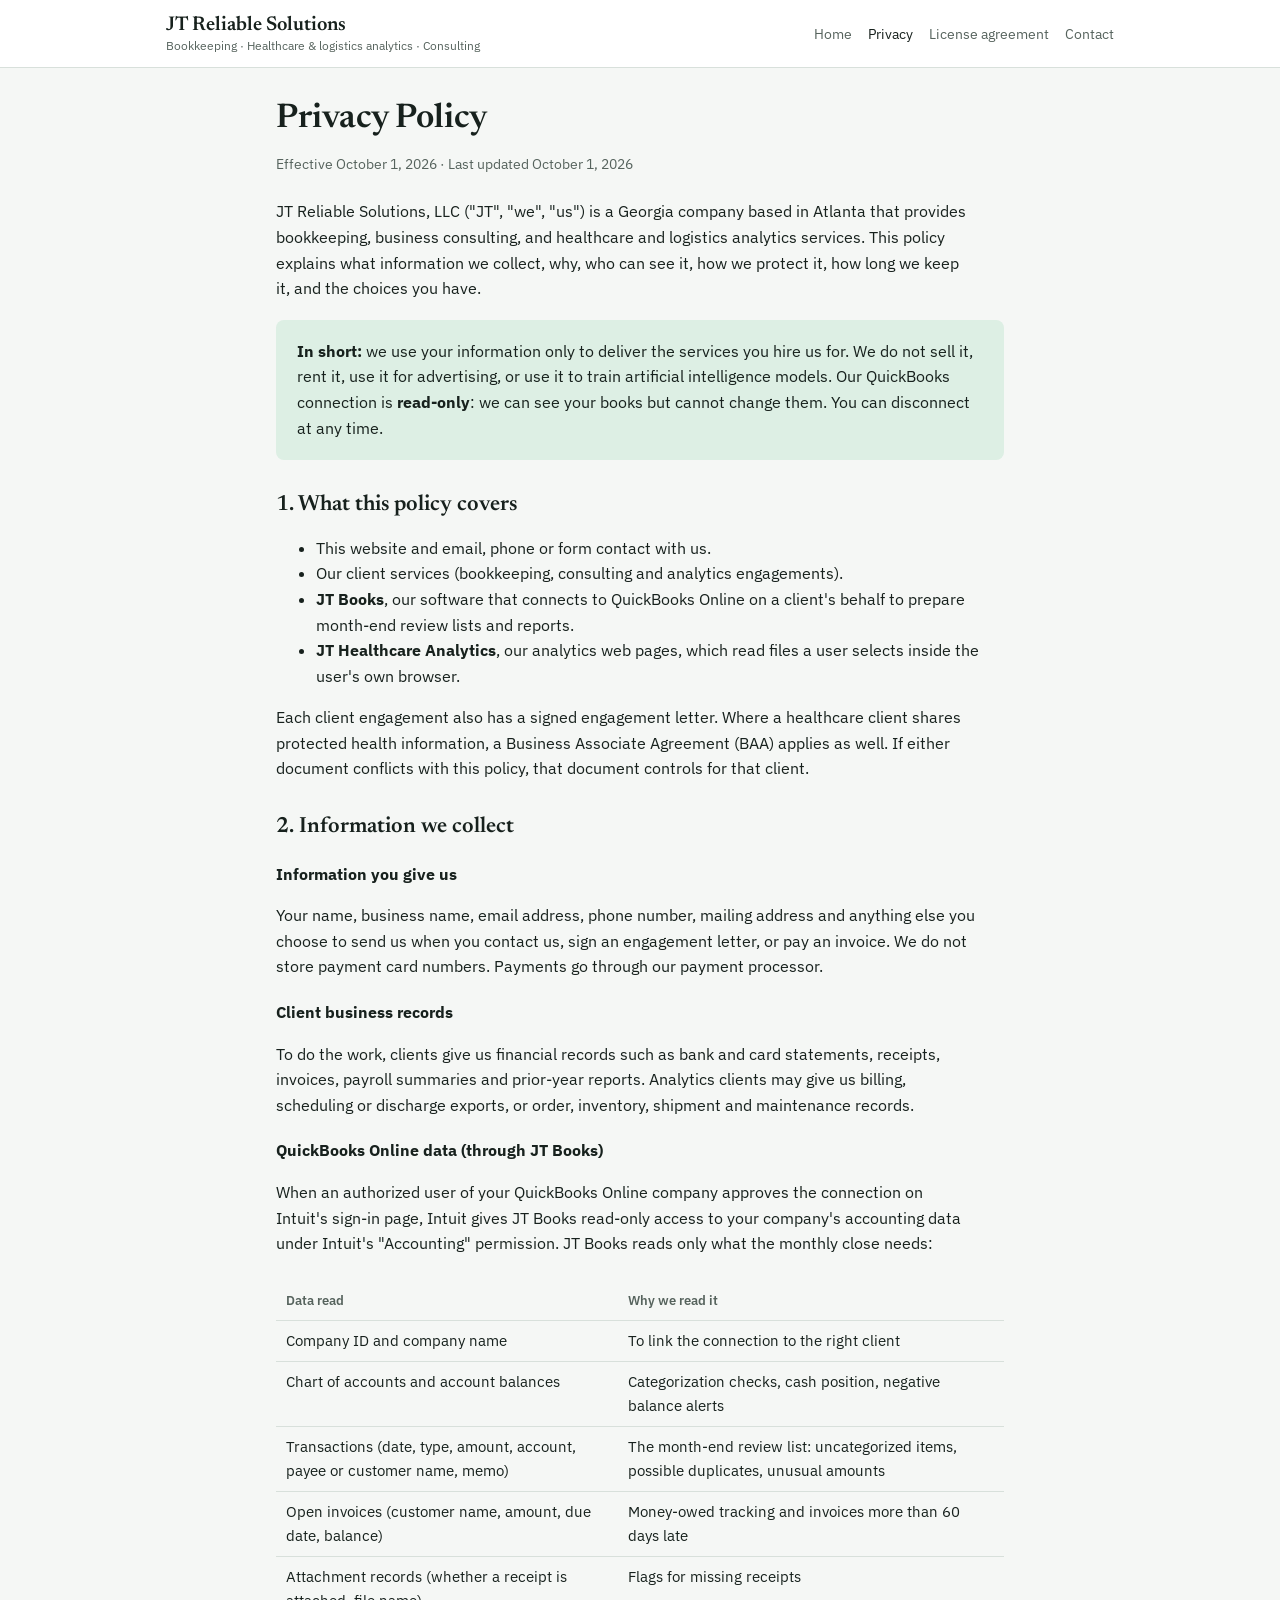
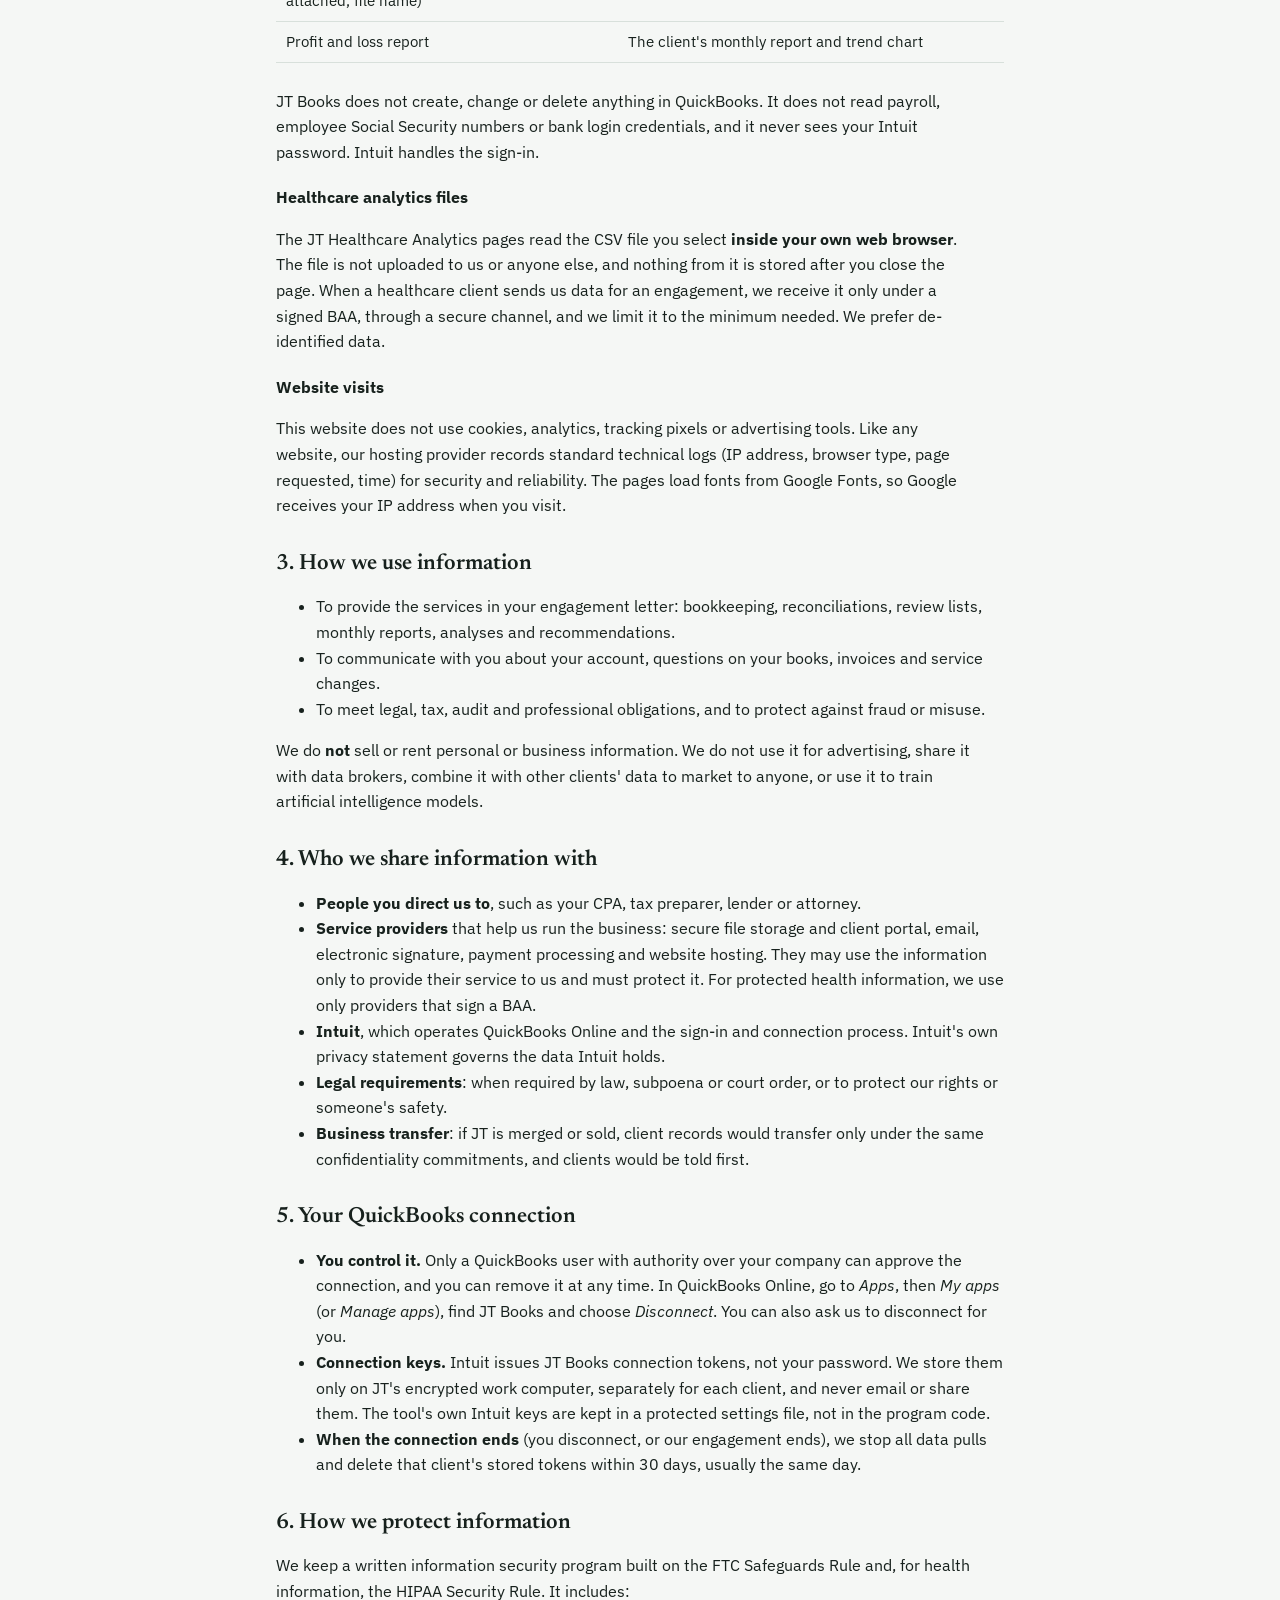
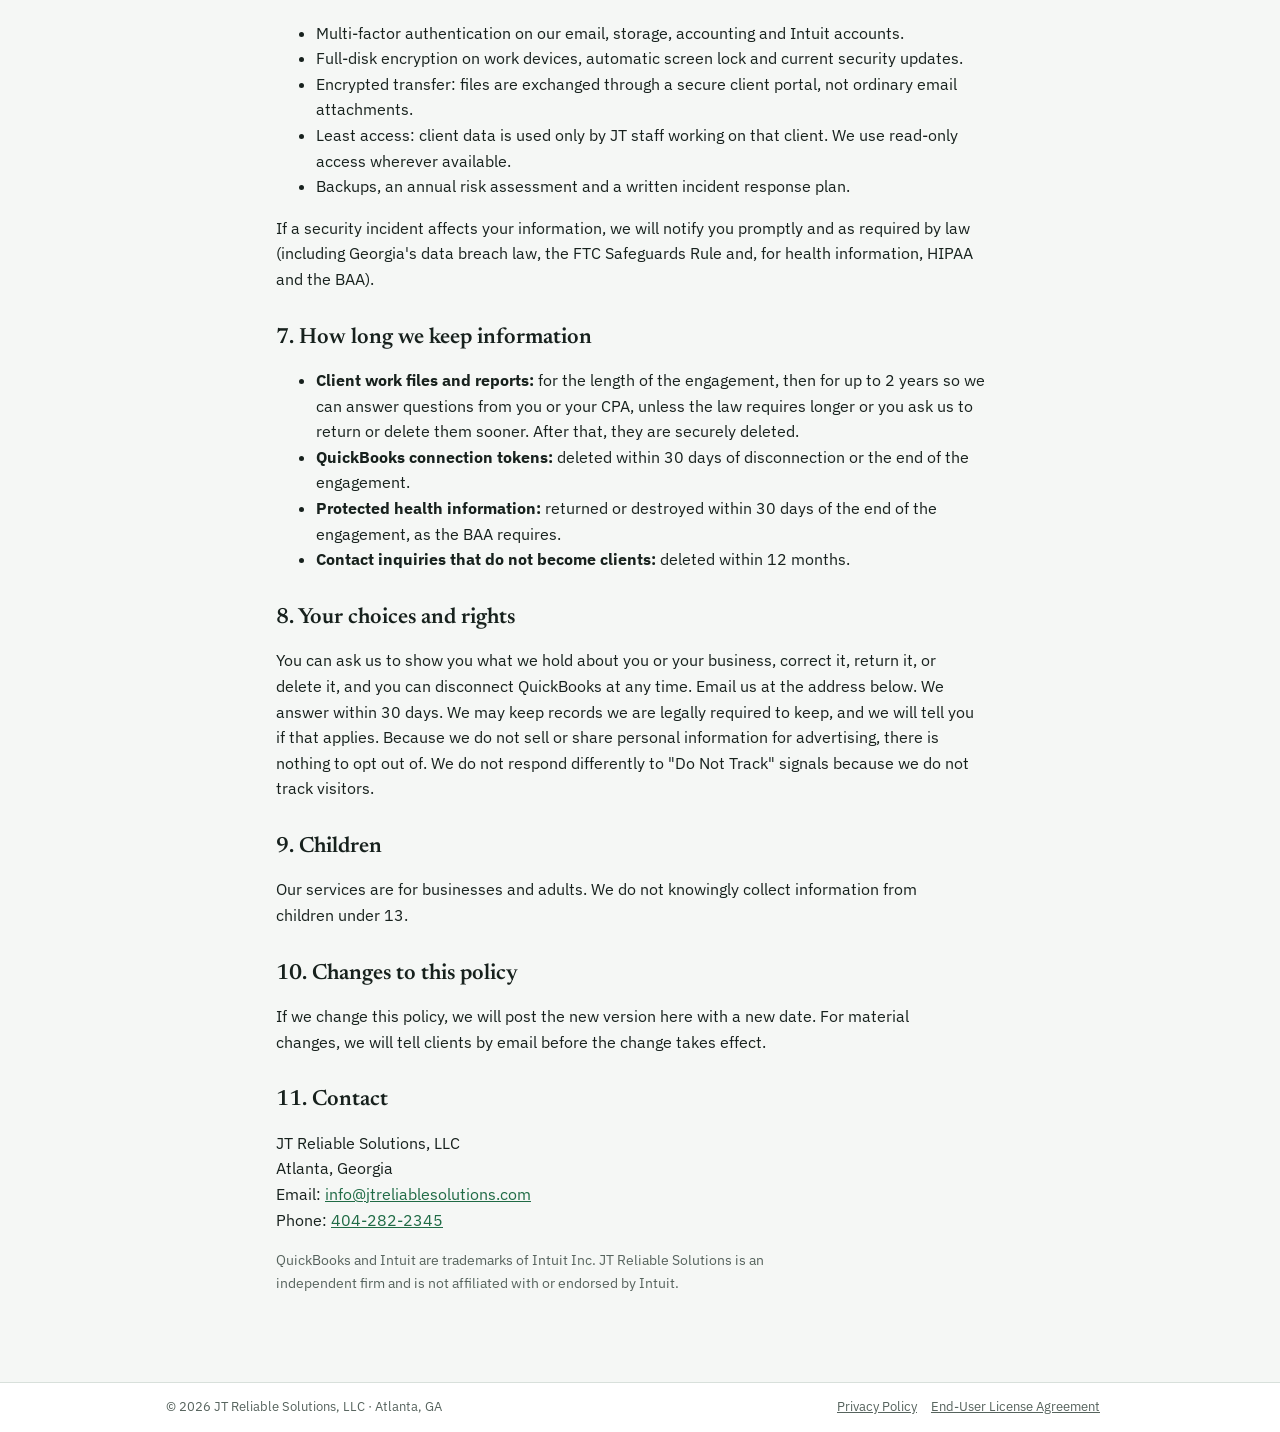
<file: privacy.html>
<!doctype html>
<html lang="en">
<head>
<meta charset="utf-8">
<meta name="viewport" content="width=device-width, initial-scale=1">
<title>Privacy Policy | JT Reliable Solutions</title>
<meta name="description" content="How JT Reliable Solutions, LLC collects, uses, protects and deletes information, including QuickBooks Online data accessed through JT Books.">
<link rel="preconnect" href="https://fonts.googleapis.com">
<link rel="stylesheet" href="https://fonts.googleapis.com/css2?family=IBM+Plex+Sans:wght@400;600&family=Newsreader:opsz,wght@6..72,600&display=swap">
<link rel="stylesheet" href="style.css">
</head>
<body>
<header class="top"><div class="bar">
  <a class="brand" href="index.html">JT Reliable Solutions<small>Bookkeeping · Healthcare &amp; logistics analytics · Consulting</small></a>
  <nav><a href="index.html">Home</a><a href="privacy.html" aria-current="page">Privacy</a><a href="eula.html">License agreement</a><a href="index.html#contact">Contact</a></nav>
</div></header>

<main class="doc">
<h1>Privacy Policy</h1>
<p class="meta">Effective October 1, 2026 · Last updated October 1, 2026</p>

<p>JT Reliable Solutions, LLC ("JT", "we", "us") is a Georgia company based in Atlanta that provides bookkeeping, business consulting, and healthcare and logistics analytics services. This policy explains what information we collect, why, who can see it, how we protect it, how long we keep it, and the choices you have.</p>

<div class="box note"><b>In short:</b> we use your information only to deliver the services you hire us for. We do not sell it, rent it, use it for advertising, or use it to train artificial intelligence models. Our QuickBooks connection is <b>read-only</b>: we can see your books but cannot change them. You can disconnect at any time.</div>

<h2>1. What this policy covers</h2>
<ul>
  <li>This website and email, phone or form contact with us.</li>
  <li>Our client services (bookkeeping, consulting and analytics engagements).</li>
  <li><b>JT Books</b>, our software that connects to QuickBooks Online on a client's behalf to prepare month-end review lists and reports.</li>
  <li><b>JT Healthcare Analytics</b>, our analytics web pages, which read files a user selects inside the user's own browser.</li>
</ul>
<p>Each client engagement also has a signed engagement letter. Where a healthcare client shares protected health information, a Business Associate Agreement (BAA) applies as well. If either document conflicts with this policy, that document controls for that client.</p>

<h2>2. Information we collect</h2>
<h3>Information you give us</h3>
<p>Your name, business name, email address, phone number, mailing address and anything else you choose to send us when you contact us, sign an engagement letter, or pay an invoice. We do not store payment card numbers. Payments go through our payment processor.</p>

<h3>Client business records</h3>
<p>To do the work, clients give us financial records such as bank and card statements, receipts, invoices, payroll summaries and prior-year reports. Analytics clients may give us billing, scheduling or discharge exports, or order, inventory, shipment and maintenance records.</p>

<h3>QuickBooks Online data (through JT Books)</h3>
<p>When an authorized user of your QuickBooks Online company approves the connection on Intuit's sign-in page, Intuit gives JT Books read-only access to your company's accounting data under Intuit's "Accounting" permission. JT Books reads only what the monthly close needs:</p>
<div class="tablewrap"><table>
  <thead><tr><th>Data read</th><th>Why we read it</th></tr></thead>
  <tbody>
    <tr><td>Company ID and company name</td><td>To link the connection to the right client</td></tr>
    <tr><td>Chart of accounts and account balances</td><td>Categorization checks, cash position, negative balance alerts</td></tr>
    <tr><td>Transactions (date, type, amount, account, payee or customer name, memo)</td><td>The month-end review list: uncategorized items, possible duplicates, unusual amounts</td></tr>
    <tr><td>Open invoices (customer name, amount, due date, balance)</td><td>Money-owed tracking and invoices more than 60 days late</td></tr>
    <tr><td>Attachment records (whether a receipt is attached, file name)</td><td>Flags for missing receipts</td></tr>
    <tr><td>Profit and loss report</td><td>The client's monthly report and trend chart</td></tr>
  </tbody>
</table></div>
<p>JT Books does not create, change or delete anything in QuickBooks. It does not read payroll, employee Social Security numbers or bank login credentials, and it never sees your Intuit password. Intuit handles the sign-in.</p>

<h3>Healthcare analytics files</h3>
<p>The JT Healthcare Analytics pages read the CSV file you select <b>inside your own web browser</b>. The file is not uploaded to us or anyone else, and nothing from it is stored after you close the page. When a healthcare client sends us data for an engagement, we receive it only under a signed BAA, through a secure channel, and we limit it to the minimum needed. We prefer de-identified data.</p>

<h3>Website visits</h3>
<p>This website does not use cookies, analytics, tracking pixels or advertising tools. Like any website, our hosting provider records standard technical logs (IP address, browser type, page requested, time) for security and reliability. The pages load fonts from Google Fonts, so Google receives your IP address when you visit.</p>

<h2>3. How we use information</h2>
<ul>
  <li>To provide the services in your engagement letter: bookkeeping, reconciliations, review lists, monthly reports, analyses and recommendations.</li>
  <li>To communicate with you about your account, questions on your books, invoices and service changes.</li>
  <li>To meet legal, tax, audit and professional obligations, and to protect against fraud or misuse.</li>
</ul>
<p>We do <b>not</b> sell or rent personal or business information. We do not use it for advertising, share it with data brokers, combine it with other clients' data to market to anyone, or use it to train artificial intelligence models.</p>

<h2>4. Who we share information with</h2>
<ul>
  <li><b>People you direct us to</b>, such as your CPA, tax preparer, lender or attorney.</li>
  <li><b>Service providers</b> that help us run the business: secure file storage and client portal, email, electronic signature, payment processing and website hosting. They may use the information only to provide their service to us and must protect it. For protected health information, we use only providers that sign a BAA.</li>
  <li><b>Intuit</b>, which operates QuickBooks Online and the sign-in and connection process. Intuit's own privacy statement governs the data Intuit holds.</li>
  <li><b>Legal requirements</b>: when required by law, subpoena or court order, or to protect our rights or someone's safety.</li>
  <li><b>Business transfer</b>: if JT is merged or sold, client records would transfer only under the same confidentiality commitments, and clients would be told first.</li>
</ul>

<h2>5. Your QuickBooks connection</h2>
<ul>
  <li><b>You control it.</b> Only a QuickBooks user with authority over your company can approve the connection, and you can remove it at any time. In QuickBooks Online, go to <i>Apps</i>, then <i>My apps</i> (or <i>Manage apps</i>), find JT Books and choose <i>Disconnect</i>. You can also ask us to disconnect for you.</li>
  <li><b>Connection keys.</b> Intuit issues JT Books connection tokens, not your password. We store them only on JT's encrypted work computer, separately for each client, and never email or share them. The tool's own Intuit keys are kept in a protected settings file, not in the program code.</li>
  <li><b>When the connection ends</b> (you disconnect, or our engagement ends), we stop all data pulls and delete that client's stored tokens within 30 days, usually the same day.</li>
</ul>

<h2>6. How we protect information</h2>
<p>We keep a written information security program built on the FTC Safeguards Rule and, for health information, the HIPAA Security Rule. It includes:</p>
<ul>
  <li>Multi-factor authentication on our email, storage, accounting and Intuit accounts.</li>
  <li>Full-disk encryption on work devices, automatic screen lock and current security updates.</li>
  <li>Encrypted transfer: files are exchanged through a secure client portal, not ordinary email attachments.</li>
  <li>Least access: client data is used only by JT staff working on that client. We use read-only access wherever available.</li>
  <li>Backups, an annual risk assessment and a written incident response plan.</li>
</ul>
<p>If a security incident affects your information, we will notify you promptly and as required by law (including Georgia's data breach law, the FTC Safeguards Rule and, for health information, HIPAA and the BAA).</p>

<h2>7. How long we keep information</h2>
<ul>
  <li><b>Client work files and reports:</b> for the length of the engagement, then for up to 2 years so we can answer questions from you or your CPA, unless the law requires longer or you ask us to return or delete them sooner. After that, they are securely deleted.</li>
  <li><b>QuickBooks connection tokens:</b> deleted within 30 days of disconnection or the end of the engagement.</li>
  <li><b>Protected health information:</b> returned or destroyed within 30 days of the end of the engagement, as the BAA requires.</li>
  <li><b>Contact inquiries that do not become clients:</b> deleted within 12 months.</li>
</ul>

<h2>8. Your choices and rights</h2>
<p>You can ask us to show you what we hold about you or your business, correct it, return it, or delete it, and you can disconnect QuickBooks at any time. Email us at the address below. We answer within 30 days. We may keep records we are legally required to keep, and we will tell you if that applies. Because we do not sell or share personal information for advertising, there is nothing to opt out of. We do not respond differently to "Do Not Track" signals because we do not track visitors.</p>

<h2>9. Children</h2>
<p>Our services are for businesses and adults. We do not knowingly collect information from children under 13.</p>

<h2>10. Changes to this policy</h2>
<p>If we change this policy, we will post the new version here with a new date. For material changes, we will tell clients by email before the change takes effect.</p>

<h2>11. Contact</h2>
<p>JT Reliable Solutions, LLC<br>
Atlanta, Georgia<br>
Email: <a href="mailto:info@jtreliablesolutions.com">info@jtreliablesolutions.com</a><br>
Phone: <a href="tel:+14042822345">404-282-2345</a></p>

<p class="meta">QuickBooks and Intuit are trademarks of Intuit Inc. JT Reliable Solutions is an independent firm and is not affiliated with or endorsed by Intuit.</p>
</main>

<footer><div class="bar"><span>© 2026 JT Reliable Solutions, LLC · Atlanta, GA</span><span><a href="privacy.html">Privacy Policy</a><a href="eula.html">End-User License Agreement</a></span></div></footer>
</body>
</html>
</file>
<file: style.css>
:root{
  --bg:#F5F7F5; --surface:#FFFFFF; --line:#D8E0DB; --fg:#17211D; --muted:#56635D;
  --accent:#1F6B45; --accent-soft:#DDEFE4; --warn:#9A5B12; --bad:#A8412F;
  --f-display:"Newsreader", Georgia, serif; --f-body:"IBM Plex Sans", system-ui, -apple-system, "Segoe UI", sans-serif;
  color-scheme:light;
}
@media (prefers-color-scheme: dark){:root{
  --bg:#0F1613; --surface:#16201B; --line:#2A3832; --fg:#E3ECE7; --muted:#9AADA4;
  --accent:#5CBF8A; --accent-soft:#1D3A2B; --warn:#E0A94A; --bad:#E07A62; color-scheme:dark}}
*{box-sizing:border-box}
html{-webkit-text-size-adjust:100%}
body{margin:0;background:var(--bg);color:var(--fg);font:16px/1.6 var(--f-body)}
a{color:var(--accent)}
header.top{background:var(--surface);border-bottom:1px solid var(--line)}
.bar{max-width:980px;margin:0 auto;padding:14px 16px;display:flex;align-items:center;justify-content:space-between;gap:16px;flex-wrap:wrap}
.brand{font:600 20px/1.1 var(--f-display);color:var(--fg);text-decoration:none}
.brand small{display:block;font:12px var(--f-body);color:var(--muted);margin-top:2px}
nav a{color:var(--muted);text-decoration:none;margin-left:16px;font-size:14px}
nav a:first-child{margin-left:0}
nav a:hover,nav a[aria-current="page"]{color:var(--fg)}
main{max-width:980px;margin:0 auto;padding:32px 16px 64px}
main.doc{max-width:760px}
h1{font:600 34px/1.15 var(--f-display);margin:0 0 8px;text-wrap:balance}
h2{font:600 22px/1.25 var(--f-display);margin:32px 0 8px}
h3{font-size:16px;margin:20px 0 4px}
p,li{max-width:70ch}
.meta{color:var(--muted);font-size:14px;margin-bottom:24px}
.lede{font-size:18px;color:var(--muted);max-width:60ch}
.box{background:var(--surface);border:1px solid var(--line);border-radius:8px;padding:18px 20px;margin:18px 0}
.box.note{background:var(--accent-soft);border-color:transparent}
.cards{display:grid;grid-template-columns:repeat(auto-fit,minmax(240px,1fr));gap:14px;margin:24px 0}
.cards4{grid-template-columns:repeat(2,minmax(0,1fr))}
@media (max-width:640px){.cards4{grid-template-columns:1fr}}
.card{background:var(--surface);border:1px solid var(--line);border-radius:8px;padding:18px}
.card h3{margin:0 0 6px;font:600 19px/1.25 var(--f-display)}
.card p{margin:0;color:var(--muted);font-size:15px}
table{border-collapse:collapse;width:100%;font-size:15px;margin:10px 0}
th,td{text-align:left;vertical-align:top;border-bottom:1px solid var(--line);padding:8px 10px}
th{color:var(--muted);font-weight:600;font-size:13px}
.tablewrap{overflow-x:auto}
.btn{display:inline-block;background:var(--accent);color:#fff;border:0;border-radius:6px;padding:10px 16px;font:600 15px var(--f-body);text-decoration:none;cursor:pointer}
@media (prefers-color-scheme: dark){.btn{color:#0F1613}}
code,.mono{font-family:ui-monospace,Menlo,Consolas,monospace;font-size:14px}
textarea{width:100%;min-height:90px;font:13px ui-monospace,Menlo,Consolas,monospace;background:var(--bg);color:var(--fg);border:1px solid var(--line);border-radius:6px;padding:10px}
footer{border-top:1px solid var(--line);background:var(--surface)}
footer .bar{font-size:13px;color:var(--muted)}
footer a{color:var(--muted);margin-right:14px}
.status{font-size:44px;line-height:1}
.ok{color:var(--accent)} .err{color:var(--bad)}
@media (max-width:560px){h1{font-size:28px} nav a{margin-left:12px}}
</file>
